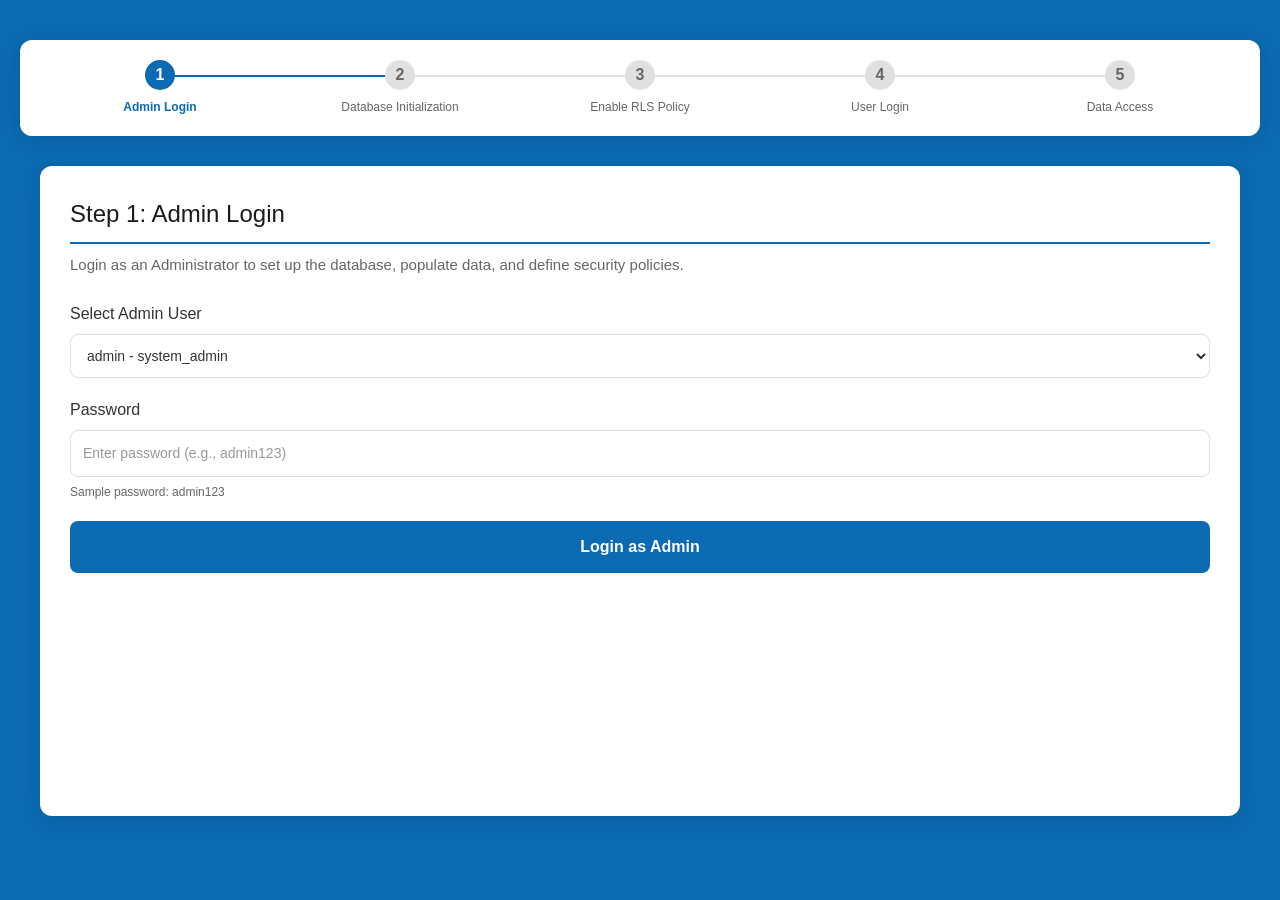
<file: simulation/index.html>
<!doctype html>
<html lang="en">
  <head>
    <meta charset="UTF-8" />
    <link rel="icon" type="image/svg+xml" href="/vite.svg" />
    <meta name="viewport" content="width=device-width, initial-scale=1.0" />
    <title>my-app</title>
    <script type="module" crossorigin src="js/index-D3-V7Ynq.js"></script>
    <link rel="stylesheet" crossorigin href="css/index-Bj3N7zfS.css" />
  </head>
  <body>
    <div id="root"></div>
  <script src="../assets/js/iframeResize.js"></script>
        
        </body>
</html>
</file>
<file: simulation/css/index-Bj3N7zfS.css>
@layer properties{@supports ((-webkit-hyphens:none) and (not (margin-trim:inline))) or ((-moz-orient:inline) and (not (color:rgb(from red r g b)))){*,:before,:after,::backdrop{--tw-border-style:solid;--tw-blur:initial;--tw-brightness:initial;--tw-contrast:initial;--tw-grayscale:initial;--tw-hue-rotate:initial;--tw-invert:initial;--tw-opacity:initial;--tw-saturate:initial;--tw-sepia:initial;--tw-drop-shadow:initial;--tw-drop-shadow-color:initial;--tw-drop-shadow-alpha:100%;--tw-drop-shadow-size:initial}}}@layer theme{:root,:host{--font-sans:ui-sans-serif,system-ui,sans-serif,"Apple Color Emoji","Segoe UI Emoji","Segoe UI Symbol","Noto Color Emoji";--font-mono:ui-monospace,SFMono-Regular,Menlo,Monaco,Consolas,"Liberation Mono","Courier New",monospace;--default-font-family:var(--font-sans);--default-mono-font-family:var(--font-mono)}}@layer base{*,:after,:before,::backdrop{box-sizing:border-box;border:0 solid;margin:0;padding:0}::file-selector-button{box-sizing:border-box;border:0 solid;margin:0;padding:0}html,:host{-webkit-text-size-adjust:100%;-moz-tab-size:4;-o-tab-size:4;tab-size:4;line-height:1.5;font-family:var(--default-font-family,ui-sans-serif,system-ui,sans-serif,"Apple Color Emoji","Segoe UI Emoji","Segoe UI Symbol","Noto Color Emoji");font-feature-settings:var(--default-font-feature-settings,normal);font-variation-settings:var(--default-font-variation-settings,normal);-webkit-tap-highlight-color:transparent}hr{height:0;color:inherit;border-top-width:1px}abbr:where([title]){-webkit-text-decoration:underline dotted;text-decoration:underline dotted}h1,h2,h3,h4,h5,h6{font-size:inherit;font-weight:inherit}a{color:inherit;-webkit-text-decoration:inherit;text-decoration:inherit}b,strong{font-weight:bolder}code,kbd,samp,pre{font-family:var(--default-mono-font-family,ui-monospace,SFMono-Regular,Menlo,Monaco,Consolas,"Liberation Mono","Courier New",monospace);font-feature-settings:var(--default-mono-font-feature-settings,normal);font-variation-settings:var(--default-mono-font-variation-settings,normal);font-size:1em}small{font-size:80%}sub,sup{vertical-align:baseline;font-size:75%;line-height:0;position:relative}sub{bottom:-.25em}sup{top:-.5em}table{text-indent:0;border-color:inherit;border-collapse:collapse}:-moz-focusring{outline:auto}progress{vertical-align:baseline}summary{display:list-item}ol,ul,menu{list-style:none}img,svg,video,canvas,audio,iframe,embed,object{vertical-align:middle;display:block}img,video{max-width:100%;height:auto}button,input,select,optgroup,textarea{font:inherit;font-feature-settings:inherit;font-variation-settings:inherit;letter-spacing:inherit;color:inherit;opacity:1;background-color:#0000;border-radius:0}::file-selector-button{font:inherit;font-feature-settings:inherit;font-variation-settings:inherit;letter-spacing:inherit;color:inherit;opacity:1;background-color:#0000;border-radius:0}:where(select:is([multiple],[size])) optgroup{font-weight:bolder}:where(select:is([multiple],[size])) optgroup option{padding-inline-start:20px}::file-selector-button{margin-inline-end:4px}::-moz-placeholder{opacity:1}::placeholder{opacity:1}@supports (not (-webkit-appearance:-apple-pay-button)) or (contain-intrinsic-size:1px){::-moz-placeholder{color:currentColor}::placeholder{color:currentColor}@supports (color:color-mix(in lab,red,red)){::-moz-placeholder{color:color-mix(in oklab,currentcolor 50%,transparent)}::placeholder{color:color-mix(in oklab,currentcolor 50%,transparent)}}}textarea{resize:vertical}::-webkit-search-decoration{-webkit-appearance:none}::-webkit-date-and-time-value{min-height:1lh;text-align:inherit}::-webkit-datetime-edit{display:inline-flex}::-webkit-datetime-edit-fields-wrapper{padding:0}::-webkit-datetime-edit{padding-block:0}::-webkit-datetime-edit-year-field{padding-block:0}::-webkit-datetime-edit-month-field{padding-block:0}::-webkit-datetime-edit-day-field{padding-block:0}::-webkit-datetime-edit-hour-field{padding-block:0}::-webkit-datetime-edit-minute-field{padding-block:0}::-webkit-datetime-edit-second-field{padding-block:0}::-webkit-datetime-edit-millisecond-field{padding-block:0}::-webkit-datetime-edit-meridiem-field{padding-block:0}::-webkit-calendar-picker-indicator{line-height:1}:-moz-ui-invalid{box-shadow:none}button,input:where([type=button],[type=reset],[type=submit]){-webkit-appearance:button;-moz-appearance:button;appearance:button}::file-selector-button{-webkit-appearance:button;-moz-appearance:button;appearance:button}::-webkit-inner-spin-button{height:auto}::-webkit-outer-spin-button{height:auto}[hidden]:where(:not([hidden=until-found])){display:none!important}}@layer components;@layer utilities{.visible{visibility:visible}.fixed{position:fixed}.block{display:block}.flex{display:flex}.grid{display:grid}.table{display:table}.border{border-style:var(--tw-border-style);border-width:1px}.filter{filter:var(--tw-blur,)var(--tw-brightness,)var(--tw-contrast,)var(--tw-grayscale,)var(--tw-hue-rotate,)var(--tw-invert,)var(--tw-saturate,)var(--tw-sepia,)var(--tw-drop-shadow,)}}:root{color-scheme:light dark;color:#ffffffde;font-synthesis:none;text-rendering:optimizeLegibility;-webkit-font-smoothing:antialiased;-moz-osx-font-smoothing:grayscale;background-color:#242424;font-family:system-ui,Avenir,Helvetica,Arial,sans-serif;font-weight:400;line-height:1.5}a{color:#646cff;-webkit-text-decoration:inherit;text-decoration:inherit;font-weight:500}a:hover{color:#535bf2}body{place-items:center;min-width:320px;min-height:100vh;margin:0;display:flex}h1{font-size:3.2em;line-height:1.1}button{cursor:pointer;background-color:#1a1a1a;border:1px solid #0000;border-radius:8px;padding:.6em 1.2em;font-family:inherit;font-size:1em;font-weight:500;transition:border-color .25s}button:hover{border-color:#646cff}button:focus,button:focus-visible{outline:4px auto -webkit-focus-ring-color}@media(prefers-color-scheme:light){:root{color:#213547;background-color:#fff}a:hover{color:#747bff}button{background-color:#f9f9f9}}@property --tw-border-style{syntax:"*";inherits:false;initial-value:solid}@property --tw-blur{syntax:"*";inherits:false}@property --tw-brightness{syntax:"*";inherits:false}@property --tw-contrast{syntax:"*";inherits:false}@property --tw-grayscale{syntax:"*";inherits:false}@property --tw-hue-rotate{syntax:"*";inherits:false}@property --tw-invert{syntax:"*";inherits:false}@property --tw-opacity{syntax:"*";inherits:false}@property --tw-saturate{syntax:"*";inherits:false}@property --tw-sepia{syntax:"*";inherits:false}@property --tw-drop-shadow{syntax:"*";inherits:false}@property --tw-drop-shadow-color{syntax:"*";inherits:false}@property --tw-drop-shadow-alpha{syntax:"<percentage>";inherits:false;initial-value:100%}@property --tw-drop-shadow-size{syntax:"*";inherits:false}.step-container{width:100%;max-width:100%;margin:0;padding:0 20px}.step-card{background:#fff;border-radius:12px;padding:30px;box-shadow:0 4px 20px #0000001a;margin-top:20px;min-height:calc(90vh - 160px)}.step-card h2{font-size:24px;color:#1a1a1a;margin-bottom:10px;border-bottom:2px solid #0B6AB2;padding-bottom:10px}.step-description{color:#666;margin-bottom:25px;font-size:15px;line-height:1.5}.form-group{margin-bottom:20px}.form-group label{display:block;margin-bottom:8px;font-weight:500;color:#333}.form-group select,.form-group input{width:100%;padding:12px;border:1px solid #ddd;border-radius:8px;font-size:14px;background:#fff;color:#333}.form-group select:focus,.form-group input:focus{outline:none;border-color:#0b6ab2;box-shadow:0 0 0 2px #0b6ab233}.hint{display:block;margin-top:6px;color:#666;font-size:12px}.error-message{color:#dc3545;background:#f8d7da;padding:10px;border-radius:6px;margin-bottom:15px;font-size:14px}.primary-btn{width:100%;padding:14px;background:#0b6ab2;color:#fff;border:none;border-radius:8px;font-size:16px;font-weight:600;cursor:pointer;transition:background .2s}.primary-btn:hover{background:#09548e}.primary-btn:disabled{background:#9abed7;cursor:not-allowed}.secondary-btn{padding:10px 20px;background:#f0f2f5;color:#333;border:1px solid #ddd;border-radius:6px;font-size:14px;cursor:pointer;transition:all .2s}.secondary-btn:hover:not(:disabled){background:#e4e6e9}.secondary-btn:disabled{opacity:.6;cursor:not-allowed}.data-table-container{margin-top:20px;overflow-x:auto}.data-table{width:100%;border-collapse:collapse;margin-bottom:20px;color:#333}.data-table th,.data-table td{padding:12px 15px;text-align:left;border-bottom:1px solid #eee}.data-table th{background-color:#f8f9fa;font-weight:600}.data-table tbody tr:hover{background-color:#f5f5f5}.stepper{display:flex;justify-content:space-between;margin:0 auto 30px;max-width:100%;width:100%;padding:20px;background:#fff;border-radius:12px;box-shadow:0 4px 20px #0000001a}.step-indicator{display:flex;flex-direction:column;align-items:center;position:relative;flex:1}.step-indicator:not(:last-child):after{content:"";position:absolute;top:15px;left:50%;width:100%;height:2px;background:#e0e0e0;z-index:1}.step-indicator.active:not(:last-child):after,.step-indicator.completed:not(:last-child):after{background:#0b6ab2}.step-circle{width:30px;height:30px;border-radius:50%;background:#e0e0e0;color:#666;display:flex;align-items:center;justify-content:center;font-weight:700;z-index:2;margin-bottom:8px}.step-indicator.active .step-circle{background:#0b6ab2;color:#fff}.step-indicator.completed .step-circle{background:#4caf50;color:#fff}.step-label{font-size:12px;color:#666;text-align:center;font-weight:500}.step-indicator.active .step-label{color:#0b6ab2;font-weight:600}.step-indicator.completed .step-label{color:#4caf50}.toggle-switch{position:relative;display:inline-block;width:60px;height:34px}.toggle-switch input{opacity:0;width:0;height:0}.toggle-slider{position:absolute;cursor:pointer;inset:0;background-color:#ccc;transition:.4s;border-radius:34px}.toggle-slider:before{position:absolute;content:"";height:26px;width:26px;left:4px;bottom:4px;background-color:#fff;transition:.4s;border-radius:50%}input:checked+.toggle-slider{background-color:#28a745}input:checked+.toggle-slider:before{transform:translate(26px)}.table-container{width:100%}.table-header{display:flex;justify-content:space-between;align-items:center;margin-bottom:20px}.table-header h2{font-size:20px;color:#333}.access-info{display:flex;gap:15px}.visible-count{padding:4px 12px;background:#d4edda;color:#155724;border-radius:20px;font-size:13px;font-weight:500}.hidden-count{padding:4px 12px;background:#f8d7da;color:#721c24;border-radius:20px;font-size:13px;font-weight:500}.employee-table{width:100%;border-collapse:collapse;margin-bottom:20px}.employee-table th{text-align:left;padding:12px;background:#f8f9fa;border-bottom:2px solid #dee2e6;color:#495057;font-weight:600;font-size:14px}.employee-table td{padding:12px;border-bottom:1px solid #dee2e6;color:#212529}.employee-table tr:hover{background:#f8f9fa}.dept-badge{padding:4px 8px;border-radius:4px;font-size:12px;font-weight:500}.dept-badge.hr{background:#cce5ff;color:#004085}.dept-badge.sales{background:#d4edda;color:#155724}.dept-badge.finance{background:#fff3cd;color:#856404}.dept-badge.it{background:#e2d5f7;color:#563d7c}.dept-badge.executive{background:#f8d7da;color:#721c24}.high-salary{color:#dc3545;font-weight:600}.ssn{font-family:monospace;color:#6c757d}.no-data{text-align:center;padding:40px;color:#6c757d;background:#f8f9fa;border-radius:8px}.access-explanation{margin-top:25px;padding:20px;background:#e7f3ff;border-radius:8px;border-left:4px solid #0066cc}.access-explanation h4{color:#06c;margin-bottom:10px}.access-explanation p{margin-bottom:10px;line-height:1.6}.access-explanation ul{margin-left:20px;color:#495057}.access-explanation li{margin-bottom:5px}.view-query-link-btn{font-size:13px;padding:0;background:none;border:none;color:#0078d4;cursor:pointer;display:inline-flex;align-items:center;gap:6px;font-weight:500;margin-left:10px;font-family:inherit}.role-policy-manager{background:#fff;border-radius:8px;padding:20px;margin-bottom:20px}.view-toggle{display:flex;gap:10px;margin-bottom:25px}.view-toggle .toggle-btn{flex:1;padding:12px;border:2px solid #e2e8f0;background:#fff;border-radius:8px;cursor:pointer;font-weight:600;transition:all .2s}.view-toggle .toggle-btn.active{background:#4299e1;color:#fff;border-color:#4299e1}.roles-container{display:flex;gap:30px;align-items:flex-start}.roles-grid{width:300px;display:flex;flex-direction:column;gap:15px;align-content:flex-start}.role-card{border:2px solid #e2e8f0;border-radius:8px;overflow:hidden;cursor:pointer;transition:all .2s;background:#fff}.role-card.selected{transform:scale(1.02);box-shadow:0 4px 12px #0000001a}.role-header{padding:12px;color:#fff;display:flex;justify-content:space-between;align-items:center}.role-name{font-weight:600;font-size:14px}.policy-count{background:#fff3;padding:2px 8px;border-radius:12px;font-size:12px}.role-policies{padding:12px;min-height:60px;background:#f7fafc}.role-policy-tag{display:inline-block;background:#4299e1;color:#fff;padding:4px 8px;border-radius:4px;font-size:11px;margin:2px}.no-policies{color:#a0aec0;font-style:italic;font-size:12px;text-align:center;padding:10px}.policy-assignment{flex:1;background:#fff;border:1px solid #e2e8f0;border-radius:6px;padding:24px;min-height:400px}.policy-assignment.empty-state{display:flex;align-items:center;justify-content:center;background:transparent;border:none}.empty-state-content{text-align:center;color:#718096;max-width:300px}.empty-state-icon{font-size:48px;display:block;margin-bottom:15px;opacity:.5}.empty-state-content h4{color:#2d3748;margin-bottom:10px}.policy-assignment h4{color:#4a5568;font-weight:500;font-size:16px;margin-bottom:24px;margin-top:0}.policies-grid{display:flex;flex-direction:column;gap:16px}.policy-card{background:#fff;border:1px solid #e2e8f0;border-radius:6px;padding:16px 20px;transition:all .2s;max-width:450px}.policy-card.assigned{border-color:#cbd5e0}.policy-card.active{border-color:#4299e1;background:#ebf8ff}.policy-header{display:flex;justify-content:space-between;align-items:flex-start;margin-bottom:8px}.policy-header h5{margin:0;color:#3f4756;font-size:15px;font-weight:600;padding-top:2px}.assign-btn,.add-btn{padding:6px 16px;background:#48bb78;color:#fff;border:none;border-radius:4px;font-size:13px;font-weight:500;cursor:pointer;transition:all .2s}.assign-btn:hover:not(:disabled),.add-btn:hover:not(:disabled){background:#38a169}.assign-btn:disabled,.add-btn:disabled{background:#cbd5e0;cursor:not-allowed}.remove-btn{padding:6px 16px;background:#f56565;color:#fff;border:none;border-radius:4px;font-size:13px;font-weight:500;cursor:pointer;transition:all .2s}.remove-btn:hover{background:#e53e3e}.policy-description{color:#a0aec0;font-size:13px;margin-bottom:12px;line-height:1.5;margin-top:0}.view-query-link-btn{font-size:13px;padding:0;background:none;border:none;color:#0b6ab2;cursor:pointer;display:inline-flex;align-items:center;gap:6px;font-weight:600;margin-bottom:0;font-family:inherit}.view-query-link-btn:hover{text-decoration:underline}.view-query-link-btn .toggle-icon{font-size:10px;color:#0078d4;display:flex;align-items:center}.policy-sql{display:block;padding:8px;background:#1e1e1e;color:#00ff9d;border-radius:4px;font-size:10px;font-family:Monaco,Menlo,monospace;overflow-x:auto;white-space:pre-wrap}.warning-message{margin-top:20px;padding:12px;background:#fff3cd;color:#856404;border-radius:6px;border-left:4px solid #ffc107}*{margin:0;padding:0;box-sizing:border-box}html,body{width:100%;min-height:100vh;background:#0b6ab2}body{font-family:-apple-system,BlinkMacSystemFont,Segoe UI,Roboto,Oxygen,Ubuntu,sans-serif;color:#1a1a1a;display:flex;align-items:center;justify-content:center}#root{width:100%;min-height:100vh;display:flex;align-items:center;justify-content:center}.app{width:100%;min-height:100vh;display:flex;align-items:center;justify-content:center;padding:20px}.app.full-screen{padding:40px 20px;display:block;width:100%;height:100vh;overflow-y:auto}@media(max-width:768px){.app{padding:10px}}
</file>
<file: experiment/simulation/css/index-Bj3N7zfS.css>
@layer properties{@supports ((-webkit-hyphens:none) and (not (margin-trim:inline))) or ((-moz-orient:inline) and (not (color:rgb(from red r g b)))){*,:before,:after,::backdrop{--tw-border-style:solid;--tw-blur:initial;--tw-brightness:initial;--tw-contrast:initial;--tw-grayscale:initial;--tw-hue-rotate:initial;--tw-invert:initial;--tw-opacity:initial;--tw-saturate:initial;--tw-sepia:initial;--tw-drop-shadow:initial;--tw-drop-shadow-color:initial;--tw-drop-shadow-alpha:100%;--tw-drop-shadow-size:initial}}}@layer theme{:root,:host{--font-sans:ui-sans-serif,system-ui,sans-serif,"Apple Color Emoji","Segoe UI Emoji","Segoe UI Symbol","Noto Color Emoji";--font-mono:ui-monospace,SFMono-Regular,Menlo,Monaco,Consolas,"Liberation Mono","Courier New",monospace;--default-font-family:var(--font-sans);--default-mono-font-family:var(--font-mono)}}@layer base{*,:after,:before,::backdrop{box-sizing:border-box;border:0 solid;margin:0;padding:0}::file-selector-button{box-sizing:border-box;border:0 solid;margin:0;padding:0}html,:host{-webkit-text-size-adjust:100%;-moz-tab-size:4;-o-tab-size:4;tab-size:4;line-height:1.5;font-family:var(--default-font-family,ui-sans-serif,system-ui,sans-serif,"Apple Color Emoji","Segoe UI Emoji","Segoe UI Symbol","Noto Color Emoji");font-feature-settings:var(--default-font-feature-settings,normal);font-variation-settings:var(--default-font-variation-settings,normal);-webkit-tap-highlight-color:transparent}hr{height:0;color:inherit;border-top-width:1px}abbr:where([title]){-webkit-text-decoration:underline dotted;text-decoration:underline dotted}h1,h2,h3,h4,h5,h6{font-size:inherit;font-weight:inherit}a{color:inherit;-webkit-text-decoration:inherit;text-decoration:inherit}b,strong{font-weight:bolder}code,kbd,samp,pre{font-family:var(--default-mono-font-family,ui-monospace,SFMono-Regular,Menlo,Monaco,Consolas,"Liberation Mono","Courier New",monospace);font-feature-settings:var(--default-mono-font-feature-settings,normal);font-variation-settings:var(--default-mono-font-variation-settings,normal);font-size:1em}small{font-size:80%}sub,sup{vertical-align:baseline;font-size:75%;line-height:0;position:relative}sub{bottom:-.25em}sup{top:-.5em}table{text-indent:0;border-color:inherit;border-collapse:collapse}:-moz-focusring{outline:auto}progress{vertical-align:baseline}summary{display:list-item}ol,ul,menu{list-style:none}img,svg,video,canvas,audio,iframe,embed,object{vertical-align:middle;display:block}img,video{max-width:100%;height:auto}button,input,select,optgroup,textarea{font:inherit;font-feature-settings:inherit;font-variation-settings:inherit;letter-spacing:inherit;color:inherit;opacity:1;background-color:#0000;border-radius:0}::file-selector-button{font:inherit;font-feature-settings:inherit;font-variation-settings:inherit;letter-spacing:inherit;color:inherit;opacity:1;background-color:#0000;border-radius:0}:where(select:is([multiple],[size])) optgroup{font-weight:bolder}:where(select:is([multiple],[size])) optgroup option{padding-inline-start:20px}::file-selector-button{margin-inline-end:4px}::-moz-placeholder{opacity:1}::placeholder{opacity:1}@supports (not (-webkit-appearance:-apple-pay-button)) or (contain-intrinsic-size:1px){::-moz-placeholder{color:currentColor}::placeholder{color:currentColor}@supports (color:color-mix(in lab,red,red)){::-moz-placeholder{color:color-mix(in oklab,currentcolor 50%,transparent)}::placeholder{color:color-mix(in oklab,currentcolor 50%,transparent)}}}textarea{resize:vertical}::-webkit-search-decoration{-webkit-appearance:none}::-webkit-date-and-time-value{min-height:1lh;text-align:inherit}::-webkit-datetime-edit{display:inline-flex}::-webkit-datetime-edit-fields-wrapper{padding:0}::-webkit-datetime-edit{padding-block:0}::-webkit-datetime-edit-year-field{padding-block:0}::-webkit-datetime-edit-month-field{padding-block:0}::-webkit-datetime-edit-day-field{padding-block:0}::-webkit-datetime-edit-hour-field{padding-block:0}::-webkit-datetime-edit-minute-field{padding-block:0}::-webkit-datetime-edit-second-field{padding-block:0}::-webkit-datetime-edit-millisecond-field{padding-block:0}::-webkit-datetime-edit-meridiem-field{padding-block:0}::-webkit-calendar-picker-indicator{line-height:1}:-moz-ui-invalid{box-shadow:none}button,input:where([type=button],[type=reset],[type=submit]){-webkit-appearance:button;-moz-appearance:button;appearance:button}::file-selector-button{-webkit-appearance:button;-moz-appearance:button;appearance:button}::-webkit-inner-spin-button{height:auto}::-webkit-outer-spin-button{height:auto}[hidden]:where(:not([hidden=until-found])){display:none!important}}@layer components;@layer utilities{.visible{visibility:visible}.fixed{position:fixed}.block{display:block}.flex{display:flex}.grid{display:grid}.table{display:table}.border{border-style:var(--tw-border-style);border-width:1px}.filter{filter:var(--tw-blur,)var(--tw-brightness,)var(--tw-contrast,)var(--tw-grayscale,)var(--tw-hue-rotate,)var(--tw-invert,)var(--tw-saturate,)var(--tw-sepia,)var(--tw-drop-shadow,)}}:root{color-scheme:light dark;color:#ffffffde;font-synthesis:none;text-rendering:optimizeLegibility;-webkit-font-smoothing:antialiased;-moz-osx-font-smoothing:grayscale;background-color:#242424;font-family:system-ui,Avenir,Helvetica,Arial,sans-serif;font-weight:400;line-height:1.5}a{color:#646cff;-webkit-text-decoration:inherit;text-decoration:inherit;font-weight:500}a:hover{color:#535bf2}body{place-items:center;min-width:320px;min-height:100vh;margin:0;display:flex}h1{font-size:3.2em;line-height:1.1}button{cursor:pointer;background-color:#1a1a1a;border:1px solid #0000;border-radius:8px;padding:.6em 1.2em;font-family:inherit;font-size:1em;font-weight:500;transition:border-color .25s}button:hover{border-color:#646cff}button:focus,button:focus-visible{outline:4px auto -webkit-focus-ring-color}@media(prefers-color-scheme:light){:root{color:#213547;background-color:#fff}a:hover{color:#747bff}button{background-color:#f9f9f9}}@property --tw-border-style{syntax:"*";inherits:false;initial-value:solid}@property --tw-blur{syntax:"*";inherits:false}@property --tw-brightness{syntax:"*";inherits:false}@property --tw-contrast{syntax:"*";inherits:false}@property --tw-grayscale{syntax:"*";inherits:false}@property --tw-hue-rotate{syntax:"*";inherits:false}@property --tw-invert{syntax:"*";inherits:false}@property --tw-opacity{syntax:"*";inherits:false}@property --tw-saturate{syntax:"*";inherits:false}@property --tw-sepia{syntax:"*";inherits:false}@property --tw-drop-shadow{syntax:"*";inherits:false}@property --tw-drop-shadow-color{syntax:"*";inherits:false}@property --tw-drop-shadow-alpha{syntax:"<percentage>";inherits:false;initial-value:100%}@property --tw-drop-shadow-size{syntax:"*";inherits:false}.step-container{width:100%;max-width:100%;margin:0;padding:0 20px}.step-card{background:#fff;border-radius:12px;padding:30px;box-shadow:0 4px 20px #0000001a;margin-top:20px;min-height:calc(90vh - 160px)}.step-card h2{font-size:24px;color:#1a1a1a;margin-bottom:10px;border-bottom:2px solid #0B6AB2;padding-bottom:10px}.step-description{color:#666;margin-bottom:25px;font-size:15px;line-height:1.5}.form-group{margin-bottom:20px}.form-group label{display:block;margin-bottom:8px;font-weight:500;color:#333}.form-group select,.form-group input{width:100%;padding:12px;border:1px solid #ddd;border-radius:8px;font-size:14px;background:#fff;color:#333}.form-group select:focus,.form-group input:focus{outline:none;border-color:#0b6ab2;box-shadow:0 0 0 2px #0b6ab233}.hint{display:block;margin-top:6px;color:#666;font-size:12px}.error-message{color:#dc3545;background:#f8d7da;padding:10px;border-radius:6px;margin-bottom:15px;font-size:14px}.primary-btn{width:100%;padding:14px;background:#0b6ab2;color:#fff;border:none;border-radius:8px;font-size:16px;font-weight:600;cursor:pointer;transition:background .2s}.primary-btn:hover{background:#09548e}.primary-btn:disabled{background:#9abed7;cursor:not-allowed}.secondary-btn{padding:10px 20px;background:#f0f2f5;color:#333;border:1px solid #ddd;border-radius:6px;font-size:14px;cursor:pointer;transition:all .2s}.secondary-btn:hover:not(:disabled){background:#e4e6e9}.secondary-btn:disabled{opacity:.6;cursor:not-allowed}.data-table-container{margin-top:20px;overflow-x:auto}.data-table{width:100%;border-collapse:collapse;margin-bottom:20px;color:#333}.data-table th,.data-table td{padding:12px 15px;text-align:left;border-bottom:1px solid #eee}.data-table th{background-color:#f8f9fa;font-weight:600}.data-table tbody tr:hover{background-color:#f5f5f5}.stepper{display:flex;justify-content:space-between;margin:0 auto 30px;max-width:100%;width:100%;padding:20px;background:#fff;border-radius:12px;box-shadow:0 4px 20px #0000001a}.step-indicator{display:flex;flex-direction:column;align-items:center;position:relative;flex:1}.step-indicator:not(:last-child):after{content:"";position:absolute;top:15px;left:50%;width:100%;height:2px;background:#e0e0e0;z-index:1}.step-indicator.active:not(:last-child):after,.step-indicator.completed:not(:last-child):after{background:#0b6ab2}.step-circle{width:30px;height:30px;border-radius:50%;background:#e0e0e0;color:#666;display:flex;align-items:center;justify-content:center;font-weight:700;z-index:2;margin-bottom:8px}.step-indicator.active .step-circle{background:#0b6ab2;color:#fff}.step-indicator.completed .step-circle{background:#4caf50;color:#fff}.step-label{font-size:12px;color:#666;text-align:center;font-weight:500}.step-indicator.active .step-label{color:#0b6ab2;font-weight:600}.step-indicator.completed .step-label{color:#4caf50}.toggle-switch{position:relative;display:inline-block;width:60px;height:34px}.toggle-switch input{opacity:0;width:0;height:0}.toggle-slider{position:absolute;cursor:pointer;inset:0;background-color:#ccc;transition:.4s;border-radius:34px}.toggle-slider:before{position:absolute;content:"";height:26px;width:26px;left:4px;bottom:4px;background-color:#fff;transition:.4s;border-radius:50%}input:checked+.toggle-slider{background-color:#28a745}input:checked+.toggle-slider:before{transform:translate(26px)}.table-container{width:100%}.table-header{display:flex;justify-content:space-between;align-items:center;margin-bottom:20px}.table-header h2{font-size:20px;color:#333}.access-info{display:flex;gap:15px}.visible-count{padding:4px 12px;background:#d4edda;color:#155724;border-radius:20px;font-size:13px;font-weight:500}.hidden-count{padding:4px 12px;background:#f8d7da;color:#721c24;border-radius:20px;font-size:13px;font-weight:500}.employee-table{width:100%;border-collapse:collapse;margin-bottom:20px}.employee-table th{text-align:left;padding:12px;background:#f8f9fa;border-bottom:2px solid #dee2e6;color:#495057;font-weight:600;font-size:14px}.employee-table td{padding:12px;border-bottom:1px solid #dee2e6;color:#212529}.employee-table tr:hover{background:#f8f9fa}.dept-badge{padding:4px 8px;border-radius:4px;font-size:12px;font-weight:500}.dept-badge.hr{background:#cce5ff;color:#004085}.dept-badge.sales{background:#d4edda;color:#155724}.dept-badge.finance{background:#fff3cd;color:#856404}.dept-badge.it{background:#e2d5f7;color:#563d7c}.dept-badge.executive{background:#f8d7da;color:#721c24}.high-salary{color:#dc3545;font-weight:600}.ssn{font-family:monospace;color:#6c757d}.no-data{text-align:center;padding:40px;color:#6c757d;background:#f8f9fa;border-radius:8px}.access-explanation{margin-top:25px;padding:20px;background:#e7f3ff;border-radius:8px;border-left:4px solid #0066cc}.access-explanation h4{color:#06c;margin-bottom:10px}.access-explanation p{margin-bottom:10px;line-height:1.6}.access-explanation ul{margin-left:20px;color:#495057}.access-explanation li{margin-bottom:5px}.view-query-link-btn{font-size:13px;padding:0;background:none;border:none;color:#0078d4;cursor:pointer;display:inline-flex;align-items:center;gap:6px;font-weight:500;margin-left:10px;font-family:inherit}.role-policy-manager{background:#fff;border-radius:8px;padding:20px;margin-bottom:20px}.view-toggle{display:flex;gap:10px;margin-bottom:25px}.view-toggle .toggle-btn{flex:1;padding:12px;border:2px solid #e2e8f0;background:#fff;border-radius:8px;cursor:pointer;font-weight:600;transition:all .2s}.view-toggle .toggle-btn.active{background:#4299e1;color:#fff;border-color:#4299e1}.roles-container{display:flex;gap:30px;align-items:flex-start}.roles-grid{width:300px;display:flex;flex-direction:column;gap:15px;align-content:flex-start}.role-card{border:2px solid #e2e8f0;border-radius:8px;overflow:hidden;cursor:pointer;transition:all .2s;background:#fff}.role-card.selected{transform:scale(1.02);box-shadow:0 4px 12px #0000001a}.role-header{padding:12px;color:#fff;display:flex;justify-content:space-between;align-items:center}.role-name{font-weight:600;font-size:14px}.policy-count{background:#fff3;padding:2px 8px;border-radius:12px;font-size:12px}.role-policies{padding:12px;min-height:60px;background:#f7fafc}.role-policy-tag{display:inline-block;background:#4299e1;color:#fff;padding:4px 8px;border-radius:4px;font-size:11px;margin:2px}.no-policies{color:#a0aec0;font-style:italic;font-size:12px;text-align:center;padding:10px}.policy-assignment{flex:1;background:#fff;border:1px solid #e2e8f0;border-radius:6px;padding:24px;min-height:400px}.policy-assignment.empty-state{display:flex;align-items:center;justify-content:center;background:transparent;border:none}.empty-state-content{text-align:center;color:#718096;max-width:300px}.empty-state-icon{font-size:48px;display:block;margin-bottom:15px;opacity:.5}.empty-state-content h4{color:#2d3748;margin-bottom:10px}.policy-assignment h4{color:#4a5568;font-weight:500;font-size:16px;margin-bottom:24px;margin-top:0}.policies-grid{display:flex;flex-direction:column;gap:16px}.policy-card{background:#fff;border:1px solid #e2e8f0;border-radius:6px;padding:16px 20px;transition:all .2s;max-width:450px}.policy-card.assigned{border-color:#cbd5e0}.policy-card.active{border-color:#4299e1;background:#ebf8ff}.policy-header{display:flex;justify-content:space-between;align-items:flex-start;margin-bottom:8px}.policy-header h5{margin:0;color:#3f4756;font-size:15px;font-weight:600;padding-top:2px}.assign-btn,.add-btn{padding:6px 16px;background:#48bb78;color:#fff;border:none;border-radius:4px;font-size:13px;font-weight:500;cursor:pointer;transition:all .2s}.assign-btn:hover:not(:disabled),.add-btn:hover:not(:disabled){background:#38a169}.assign-btn:disabled,.add-btn:disabled{background:#cbd5e0;cursor:not-allowed}.remove-btn{padding:6px 16px;background:#f56565;color:#fff;border:none;border-radius:4px;font-size:13px;font-weight:500;cursor:pointer;transition:all .2s}.remove-btn:hover{background:#e53e3e}.policy-description{color:#a0aec0;font-size:13px;margin-bottom:12px;line-height:1.5;margin-top:0}.view-query-link-btn{font-size:13px;padding:0;background:none;border:none;color:#0b6ab2;cursor:pointer;display:inline-flex;align-items:center;gap:6px;font-weight:600;margin-bottom:0;font-family:inherit}.view-query-link-btn:hover{text-decoration:underline}.view-query-link-btn .toggle-icon{font-size:10px;color:#0078d4;display:flex;align-items:center}.policy-sql{display:block;padding:8px;background:#1e1e1e;color:#00ff9d;border-radius:4px;font-size:10px;font-family:Monaco,Menlo,monospace;overflow-x:auto;white-space:pre-wrap}.warning-message{margin-top:20px;padding:12px;background:#fff3cd;color:#856404;border-radius:6px;border-left:4px solid #ffc107}*{margin:0;padding:0;box-sizing:border-box}html,body{width:100%;min-height:100vh;background:#0b6ab2}body{font-family:-apple-system,BlinkMacSystemFont,Segoe UI,Roboto,Oxygen,Ubuntu,sans-serif;color:#1a1a1a;display:flex;align-items:center;justify-content:center}#root{width:100%;min-height:100vh;display:flex;align-items:center;justify-content:center}.app{width:100%;min-height:100vh;display:flex;align-items:center;justify-content:center;padding:20px}.app.full-screen{padding:40px 20px;display:block;width:100%;height:100vh;overflow-y:auto}@media(max-width:768px){.app{padding:10px}}
</file>
